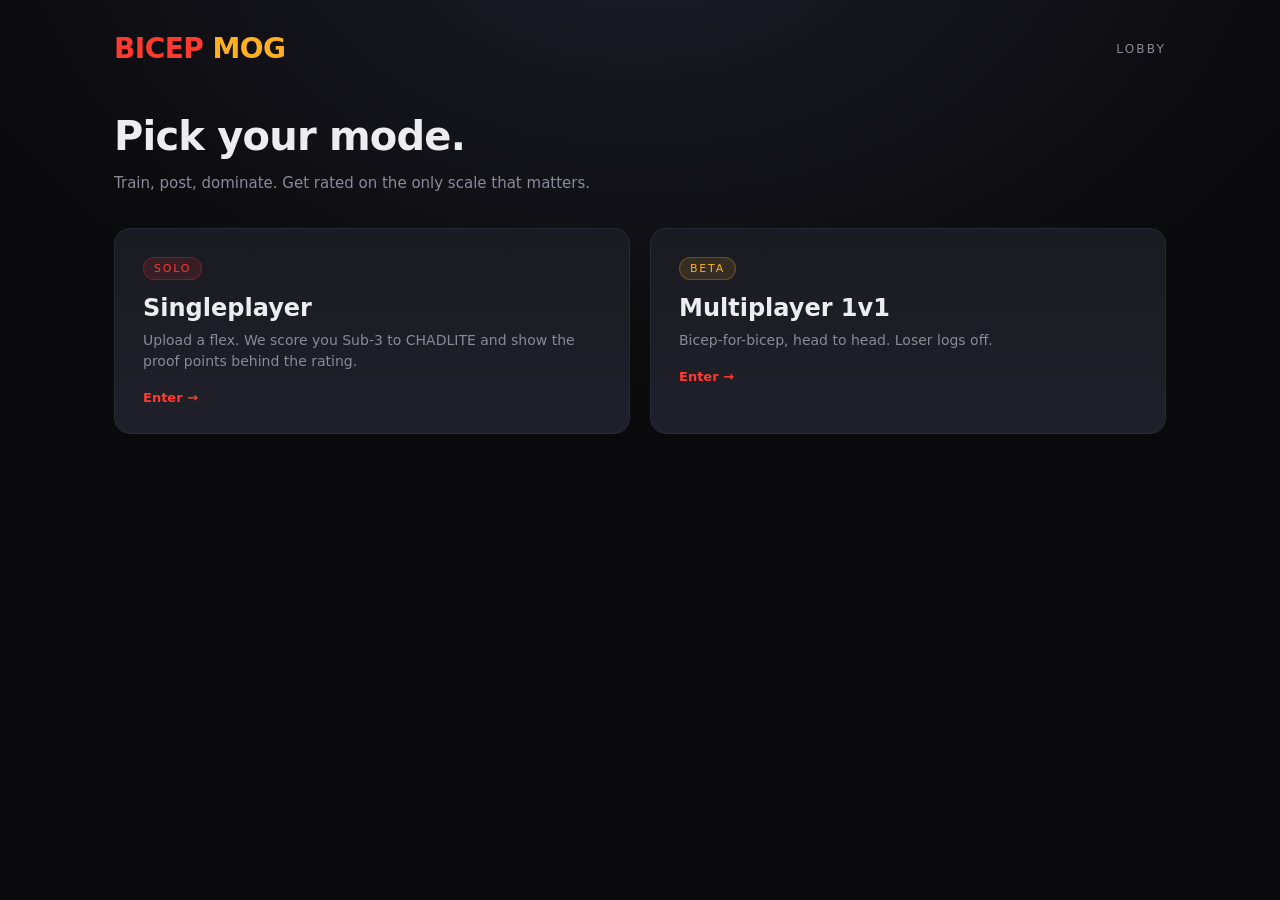
<file: index.html>
<!DOCTYPE html>
<html lang="en">
<head>
<meta charset="UTF-8" />
<meta name="viewport" content="width=device-width, initial-scale=1.0" />
<title>Bicep Mog — Lobby</title>
<link rel="stylesheet" href="styles.css" />
</head>
<body>
<div class="wrap">
  <header class="brand">
    <h1><span class="accent">BICEP</span> <span class="gold">MOG</span></h1>
    <span class="tag">Lobby</span>
  </header>

  <h2>Pick your mode.</h2>
  <p class="subtitle">Train, post, dominate. Get rated on the only scale that matters.</p>

  <div class="cards">
    <a class="card" href="singleplayer.html">
      <span class="pill">Solo</span>
      <h3>Singleplayer</h3>
      <p>Upload a flex. We score you Sub-3 to CHADLITE and show the proof points behind the rating.</p>
      <div class="arrow">Enter →</div>
    </a>
    <a class="card beta" href="multiplayer.html">
      <span class="pill">Beta</span>
      <h3>Multiplayer 1v1</h3>
      <p>Bicep-for-bicep, head to head. Loser logs off.</p>
      <div class="arrow">Enter →</div>
    </a>
  </div>
</div>
</body>
</html>
</file>
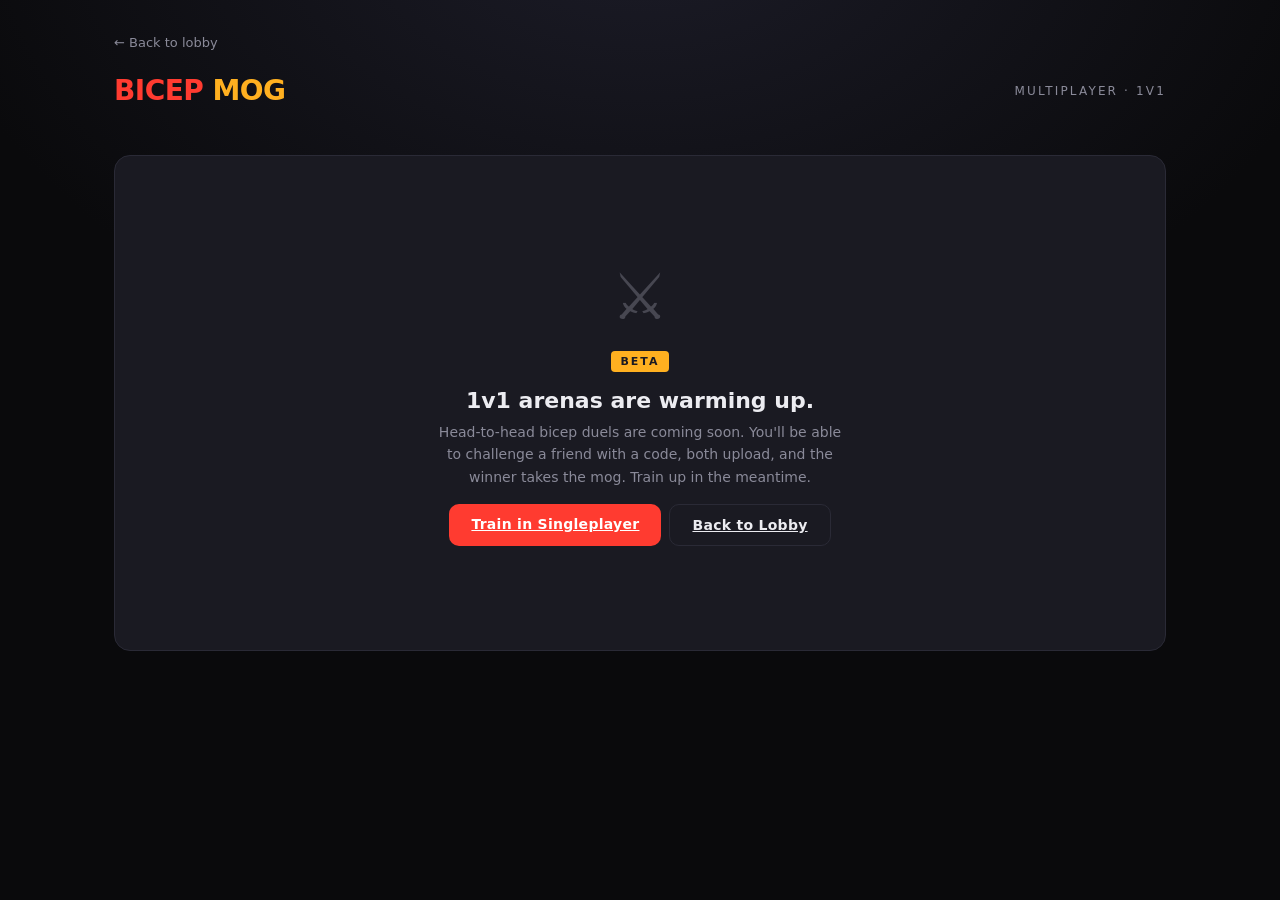
<file: multiplayer.html>
<!DOCTYPE html>
<html lang="en">
<head>
<meta charset="UTF-8" />
<meta name="viewport" content="width=device-width, initial-scale=1.0" />
<title>Bicep Mog — Multiplayer</title>
<link rel="stylesheet" href="styles.css" />
</head>
<body>
<div class="wrap">
  <a class="back" href="index.html">← Back to lobby</a>

  <header class="brand">
    <h1><span class="accent">BICEP</span> <span class="gold">MOG</span></h1>
    <span class="tag">Multiplayer · 1v1</span>
  </header>

  <div class="panel">
    <div class="empty-state">
      <div class="icon">⚔️</div>
      <span class="beta-badge">BETA</span>
      <h3>1v1 arenas are warming up.</h3>
      <p>Head-to-head bicep duels are coming soon. You'll be able to challenge a friend with a code, both upload, and the winner takes the mog. Train up in the meantime.</p>
      <div class="actions" style="justify-content:center; display:flex;">
        <a class="btn" href="singleplayer.html">Train in Singleplayer</a>
        <a class="btn ghost" href="index.html">Back to Lobby</a>
      </div>
    </div>
  </div>
</div>
</body>
</html>
</file>
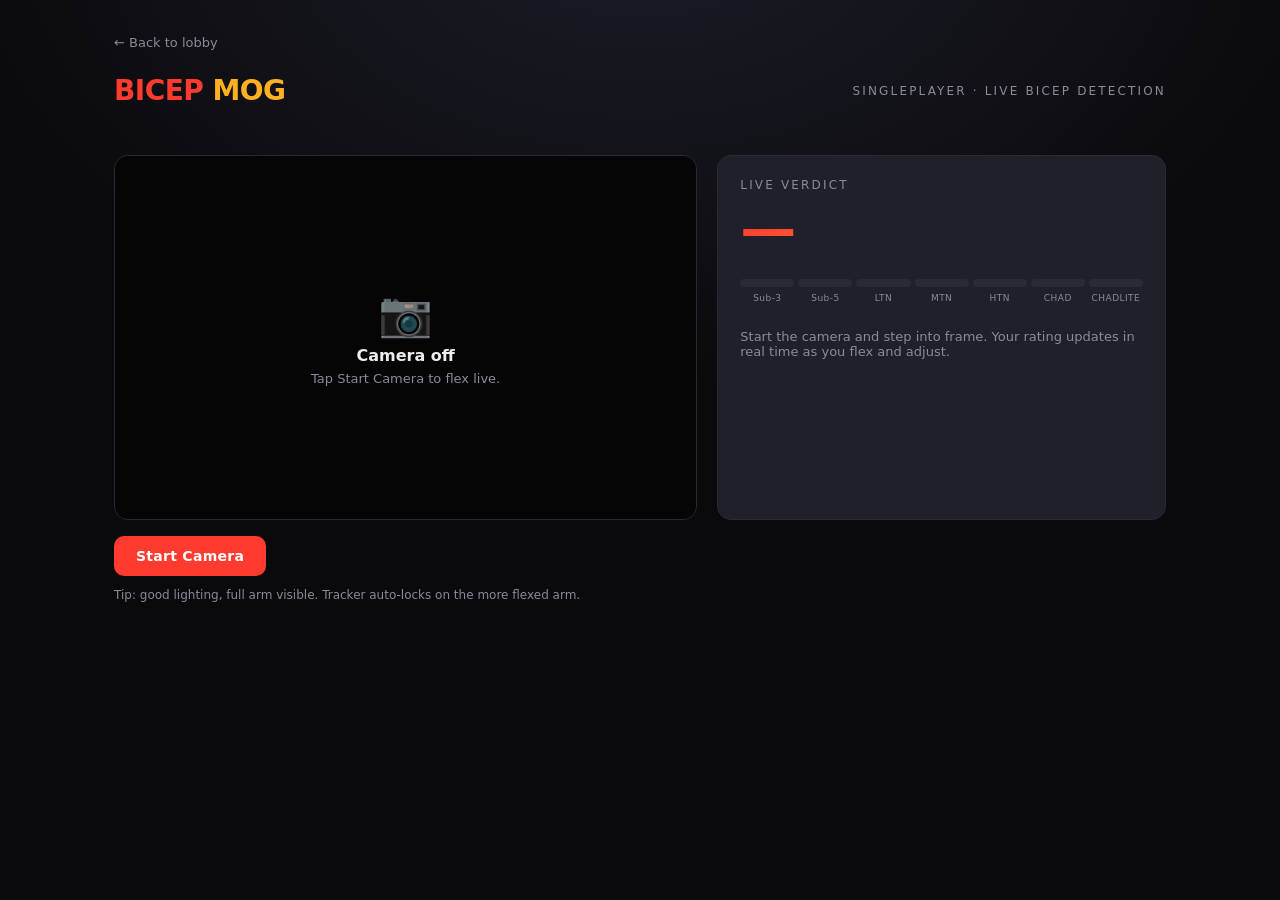
<file: singleplayer.html>
<!DOCTYPE html>
<html lang="en">
<head>
<meta charset="UTF-8" />
<meta name="viewport" content="width=device-width, initial-scale=1.0" />
<title>Bicep Mog — Singleplayer</title>
<link rel="stylesheet" href="styles.css" />
</head>
<body>
<div class="wrap">
  <a class="back" href="index.html">← Back to lobby</a>

  <header class="brand">
    <h1><span class="accent">BICEP</span> <span class="gold">MOG</span></h1>
    <span class="tag">Singleplayer · Live Bicep Detection</span>
  </header>

  <div class="analysis">
    <div class="canvas-wrap" id="canvasWrap">
      <canvas id="canvas"></canvas>
      <video id="video" autoplay playsinline muted></video>
      <div class="canvas-msg" id="canvasMsg">
        <div class="cam-icon">📷</div>
        <strong>Camera off</strong>
        <p>Tap Start Camera to flex live.</p>
      </div>
      <div class="canvas-loading" id="canvasLoading" style="display:none">
        <div class="spinner"></div>
        <span id="loadingText">Loading pose model…</span>
      </div>
      <div class="cam-hud" id="camHud" style="display:none">
        <div class="rec-dot"></div>
        <span>LIVE</span>
      </div>

      <div class="rating-timer" id="ratingTimer" style="display:none">
        <div class="timer-ring">
          <svg viewBox="0 0 40 40">
            <circle class="ring-bg" cx="20" cy="20" r="16"></circle>
            <circle class="ring-fill" id="ringFill" cx="20" cy="20" r="16"></circle>
          </svg>
          <div class="timer-num" id="timerNum">5</div>
        </div>
        <span class="timer-label">RATING</span>
      </div>

      <div class="final-stamp" id="finalStamp" style="display:none">FINAL</div>
    </div>

    <div class="rating-card" id="ratingCard">
      <div class="rating-label">Live Verdict</div>
      <div class="rating-value" id="ratingValue">—</div>
      <div class="scale" id="scaleBars"></div>
      <div class="scale-labels" id="scaleLabels"></div>
      <ul class="points-list" id="pointsList">
        <li style="border-top:none">
          <div style="flex:1; color:var(--muted); font-size:13px;">
            Start the camera and step into frame. Your rating updates in real time as you flex and adjust.
          </div>
        </li>
      </ul>
    </div>
  </div>

  <div class="actions" style="margin-top: 16px;">
    <button class="btn" id="startCam">Start Camera</button>
    <button class="btn" id="rateBtn" style="display:none">Start 5s Rating</button>
    <button class="btn" id="rateAgainBtn" style="display:none">Rate Again</button>
    <button class="btn ghost" id="flipBtn" style="display:none">Flip Camera</button>
    <button class="btn ghost" id="stopBtn" style="display:none">Stop</button>
  </div>
  <p class="hint" id="hint">Tip: good lighting, full arm visible. Tracker auto-locks on the more flexed arm.</p>
</div>

<script src="singleplayer.js"></script>
</body>
</html>
</file>
<file: styles.css>
:root {
  --bg: #0a0a0c;
  --bg-2: #131318;
  --panel: #1a1a22;
  --panel-2: #20202a;
  --border: #2a2a36;
  --text: #ececf1;
  --muted: #8a8a99;
  --accent: #ff3b30;
  --accent-2: #ffb020;
  --good: #34d058;
  --shadow: 0 10px 40px rgba(0,0,0,0.5);
}

* { box-sizing: border-box; }

html, body {
  margin: 0;
  padding: 0;
  background: radial-gradient(1200px 800px at 50% -10%, #1c1c28 0%, var(--bg) 60%);
  color: var(--text);
  font-family: 'Inter', -apple-system, BlinkMacSystemFont, 'Segoe UI', system-ui, sans-serif;
  min-height: 100vh;
  -webkit-font-smoothing: antialiased;
}

.wrap {
  max-width: 1100px;
  margin: 0 auto;
  padding: 32px 24px 64px;
}

.brand {
  display: flex;
  align-items: center;
  justify-content: space-between;
  margin-bottom: 48px;
}

.brand h1 {
  font-size: 28px;
  margin: 0;
  letter-spacing: -0.02em;
  font-weight: 800;
}

.brand h1 .accent { color: var(--accent); }
.brand h1 .gold { color: var(--accent-2); }

.brand .tag {
  font-size: 12px;
  color: var(--muted);
  text-transform: uppercase;
  letter-spacing: 0.18em;
}

h2 {
  font-size: 40px;
  letter-spacing: -0.02em;
  margin: 0 0 8px;
  font-weight: 800;
}

.subtitle {
  color: var(--muted);
  margin-bottom: 36px;
  font-size: 15px;
}

.cards {
  display: grid;
  grid-template-columns: 1fr 1fr;
  gap: 20px;
}

@media (max-width: 720px) {
  .cards { grid-template-columns: 1fr; }
  h2 { font-size: 28px; }
}

.card {
  position: relative;
  background: linear-gradient(180deg, var(--panel) 0%, var(--panel-2) 100%);
  border: 1px solid var(--border);
  border-radius: 16px;
  padding: 28px;
  text-decoration: none;
  color: var(--text);
  transition: transform 0.18s ease, border-color 0.18s ease, box-shadow 0.18s ease;
  display: block;
  overflow: hidden;
}

.card:hover {
  transform: translateY(-3px);
  border-color: var(--accent);
  box-shadow: var(--shadow);
}

.card .pill {
  display: inline-block;
  font-size: 11px;
  letter-spacing: 0.16em;
  text-transform: uppercase;
  padding: 4px 10px;
  border-radius: 999px;
  background: rgba(255, 59, 48, 0.12);
  color: var(--accent);
  margin-bottom: 14px;
  border: 1px solid rgba(255, 59, 48, 0.25);
}

.card.beta .pill {
  background: rgba(255, 176, 32, 0.12);
  color: var(--accent-2);
  border-color: rgba(255, 176, 32, 0.25);
}

.card h3 {
  font-size: 24px;
  margin: 0 0 8px;
  font-weight: 700;
}

.card p {
  margin: 0;
  color: var(--muted);
  font-size: 14px;
  line-height: 1.5;
}

.card .arrow {
  margin-top: 18px;
  font-size: 13px;
  color: var(--accent);
  font-weight: 600;
}

.back {
  display: inline-flex;
  align-items: center;
  gap: 6px;
  color: var(--muted);
  text-decoration: none;
  font-size: 13px;
  margin-bottom: 24px;
}
.back:hover { color: var(--text); }

.panel {
  background: var(--panel);
  border: 1px solid var(--border);
  border-radius: 16px;
  padding: 24px;
}

.cam-stage {
  position: relative;
  width: 100%;
  aspect-ratio: 16 / 10;
  background: #000;
  border-radius: 14px;
  overflow: hidden;
  border: 1px solid var(--border);
  display: flex;
  align-items: center;
  justify-content: center;
}

.cam-stage video {
  position: absolute;
  inset: 0;
  width: 100%;
  height: 100%;
  object-fit: cover;
  transform: scaleX(-1);
  display: none;
}
.cam-stage.live video { display: block; }

.cam-overlay {
  position: relative;
  z-index: 2;
  text-align: center;
  padding: 24px;
  color: var(--muted);
}
.cam-overlay strong { color: var(--text); display: block; margin-top: 6px; font-size: 16px; }
.cam-overlay p { margin: 6px 0 0; font-size: 13px; }
.cam-overlay .cam-icon { font-size: 44px; opacity: 0.6; }
.cam-stage.live .cam-overlay { display: none; }
.cam-stage.error .cam-overlay strong { color: var(--accent); }

.cam-hud {
  position: absolute;
  top: 12px;
  left: 12px;
  z-index: 3;
  background: rgba(0,0,0,0.55);
  color: #fff;
  font-size: 11px;
  font-weight: 700;
  letter-spacing: 0.18em;
  padding: 5px 10px;
  border-radius: 999px;
  display: flex;
  align-items: center;
  gap: 6px;
}

.rating-timer {
  position: absolute;
  top: 12px;
  right: 12px;
  z-index: 5;
  display: flex;
  align-items: center;
  gap: 10px;
  background: rgba(0,0,0,0.7);
  padding: 6px 14px 6px 6px;
  border-radius: 999px;
  border: 1px solid rgba(255,59,48,0.4);
}
.timer-ring {
  position: relative;
  width: 40px;
  height: 40px;
}
.timer-ring svg {
  width: 100%;
  height: 100%;
  transform: rotate(-90deg);
}
.timer-ring circle {
  fill: none;
  stroke-width: 3;
}
.ring-bg { stroke: rgba(255,255,255,0.15); }
.ring-fill {
  stroke: var(--accent);
  stroke-linecap: round;
  stroke-dasharray: 100.531;
  stroke-dashoffset: 0;
}
.timer-num {
  position: absolute;
  inset: 0;
  display: flex;
  align-items: center;
  justify-content: center;
  font-size: 15px;
  font-weight: 900;
  color: #fff;
}
.timer-label {
  font-size: 10px;
  font-weight: 800;
  letter-spacing: 0.22em;
  color: var(--accent);
}

.final-stamp {
  position: absolute;
  top: 14px;
  right: 14px;
  z-index: 5;
  background: var(--accent);
  color: #fff;
  font-weight: 900;
  font-size: 14px;
  letter-spacing: 0.3em;
  padding: 8px 16px;
  border-radius: 4px;
  transform: rotate(-6deg);
  box-shadow: 0 8px 24px rgba(255,59,48,0.4);
  animation: stampIn 0.5s cubic-bezier(0.34, 1.56, 0.64, 1);
}
@keyframes stampIn {
  0%   { transform: rotate(-20deg) scale(2.2); opacity: 0; }
  60%  { transform: rotate(-4deg)  scale(0.95); opacity: 1; }
  100% { transform: rotate(-6deg)  scale(1); opacity: 1; }
}
.rec-dot {
  width: 8px; height: 8px; border-radius: 50%;
  background: var(--accent);
  animation: pulse 1.2s ease-in-out infinite;
}
@keyframes pulse {
  0%, 100% { opacity: 1; transform: scale(1); }
  50%      { opacity: 0.4; transform: scale(0.8); }
}

.countdown {
  position: absolute;
  inset: 0;
  z-index: 4;
  display: flex;
  align-items: center;
  justify-content: center;
  font-size: 180px;
  font-weight: 900;
  color: #fff;
  text-shadow: 0 4px 30px rgba(0,0,0,0.6);
  pointer-events: none;
}

.hint { color: var(--muted); font-size: 12px; margin: 12px 0 0; }

.btn {
  display: inline-block;
  background: var(--accent);
  color: white;
  border: none;
  padding: 12px 22px;
  border-radius: 10px;
  font-weight: 600;
  font-size: 14px;
  cursor: pointer;
  font-family: inherit;
  letter-spacing: 0.02em;
  transition: filter 0.15s, transform 0.1s;
}
.btn:hover { filter: brightness(1.1); }
.btn:active { transform: translateY(1px); }
.btn:disabled { opacity: 0.5; cursor: not-allowed; }

.btn.ghost {
  background: transparent;
  border: 1px solid var(--border);
  color: var(--text);
}

.analysis {
  display: grid;
  grid-template-columns: 1.3fr 1fr;
  gap: 20px;
  margin-top: 24px;
}

@media (max-width: 820px) { .analysis { grid-template-columns: 1fr; } }

.canvas-wrap {
  position: relative;
  background: #000;
  border-radius: 14px;
  overflow: hidden;
  border: 1px solid var(--border);
  aspect-ratio: 16 / 10;
  display: flex;
  align-items: center;
  justify-content: center;
}

.canvas-wrap canvas {
  display: block;
  width: 100%;
  height: 100%;
  object-fit: contain;
}

.canvas-wrap video {
  position: absolute;
  width: 1px;
  height: 1px;
  opacity: 0;
  pointer-events: none;
}

.canvas-msg {
  position: absolute;
  inset: 0;
  display: flex;
  flex-direction: column;
  align-items: center;
  justify-content: center;
  text-align: center;
  padding: 24px;
  color: var(--muted);
  background: rgba(10,10,12,0.55);
  z-index: 3;
  transition: opacity 0.2s;
}
.canvas-msg.hint-only {
  background: linear-gradient(180deg, rgba(10,10,12,0) 60%, rgba(10,10,12,0.55) 100%);
  justify-content: flex-end;
  padding-bottom: 18px;
}
.canvas-msg strong { color: var(--text); display: block; margin-top: 6px; font-size: 16px; }
.canvas-msg p { margin: 6px 0 0; font-size: 13px; }
.canvas-msg .cam-icon { font-size: 44px; opacity: 0.6; }
.canvas-wrap.tracking .canvas-msg { display: none; }

.canvas-loading {
  position: absolute;
  inset: 0;
  background: rgba(10, 10, 12, 0.7);
  display: flex;
  flex-direction: column;
  align-items: center;
  justify-content: center;
  gap: 14px;
  z-index: 5;
  color: var(--text);
  font-size: 13px;
  letter-spacing: 0.05em;
}

.spinner {
  width: 36px;
  height: 36px;
  border: 3px solid rgba(255,255,255,0.12);
  border-top-color: var(--accent);
  border-radius: 50%;
  animation: spin 0.9s linear infinite;
}
@keyframes spin { to { transform: rotate(360deg); } }

.error-state {
  text-align: center;
  padding: 18px 4px;
  color: var(--muted);
  font-size: 13px;
  line-height: 1.6;
}
.error-state strong {
  display: block;
  color: var(--accent);
  font-size: 15px;
  margin-bottom: 6px;
  letter-spacing: 0.02em;
}

.rating-card {
  background: var(--panel-2);
  border: 1px solid var(--border);
  border-radius: 14px;
  padding: 22px;
}

.rating-label {
  font-size: 12px;
  letter-spacing: 0.18em;
  text-transform: uppercase;
  color: var(--muted);
}

.rating-value {
  font-size: 56px;
  font-weight: 900;
  letter-spacing: -0.03em;
  margin: 4px 0 8px;
  background: linear-gradient(120deg, var(--accent), var(--accent-2));
  -webkit-background-clip: text;
  -webkit-text-fill-color: transparent;
  background-clip: text;
}

.rating-card.tier-sub3 .rating-value,
.rating-card.tier-sub5 .rating-value {
  background: linear-gradient(120deg, #6a6a78, #44444f);
  -webkit-background-clip: text;
  background-clip: text;
}

.scale {
  display: flex;
  gap: 4px;
  margin-top: 18px;
}
.scale .step {
  flex: 1;
  height: 8px;
  border-radius: 4px;
  background: #2a2a36;
}
.scale .step.on { background: linear-gradient(90deg, var(--accent), var(--accent-2)); }
.scale-labels {
  display: flex;
  gap: 4px;
  margin-top: 6px;
}
.scale-labels span {
  flex: 1;
  text-align: center;
  font-size: 9px;
  color: var(--muted);
  letter-spacing: 0.05em;
}
.scale-labels span.active { color: var(--accent-2); font-weight: 700; }

.points-list {
  margin-top: 18px;
  padding: 0;
  list-style: none;
}
.points-list li {
  display: flex;
  align-items: flex-start;
  gap: 10px;
  padding: 8px 0;
  border-top: 1px solid var(--border);
  font-size: 13px;
}
.points-list li:first-child { border-top: none; }
.points-list .num {
  background: var(--accent);
  color: white;
  width: 20px;
  height: 20px;
  border-radius: 50%;
  display: flex;
  align-items: center;
  justify-content: center;
  font-size: 11px;
  font-weight: 700;
  flex-shrink: 0;
  margin-top: 1px;
}
.points-list .label { font-weight: 600; }
.points-list .score { color: var(--muted); font-size: 12px; margin-top: 2px; }

.actions { margin-top: 16px; display: flex; gap: 8px; }

.empty-state {
  text-align: center;
  padding: 80px 20px;
  color: var(--muted);
}
.empty-state .icon {
  font-size: 64px;
  margin-bottom: 16px;
  opacity: 0.4;
}
.empty-state h3 { color: var(--text); margin: 0 0 8px; font-size: 22px; }
.empty-state p { font-size: 14px; max-width: 420px; margin: 0 auto; line-height: 1.6; }

.beta-badge {
  display: inline-block;
  background: var(--accent-2);
  color: #1a1a22;
  font-weight: 800;
  font-size: 11px;
  letter-spacing: 0.18em;
  padding: 4px 10px;
  border-radius: 4px;
  margin-bottom: 16px;
}
</file>
